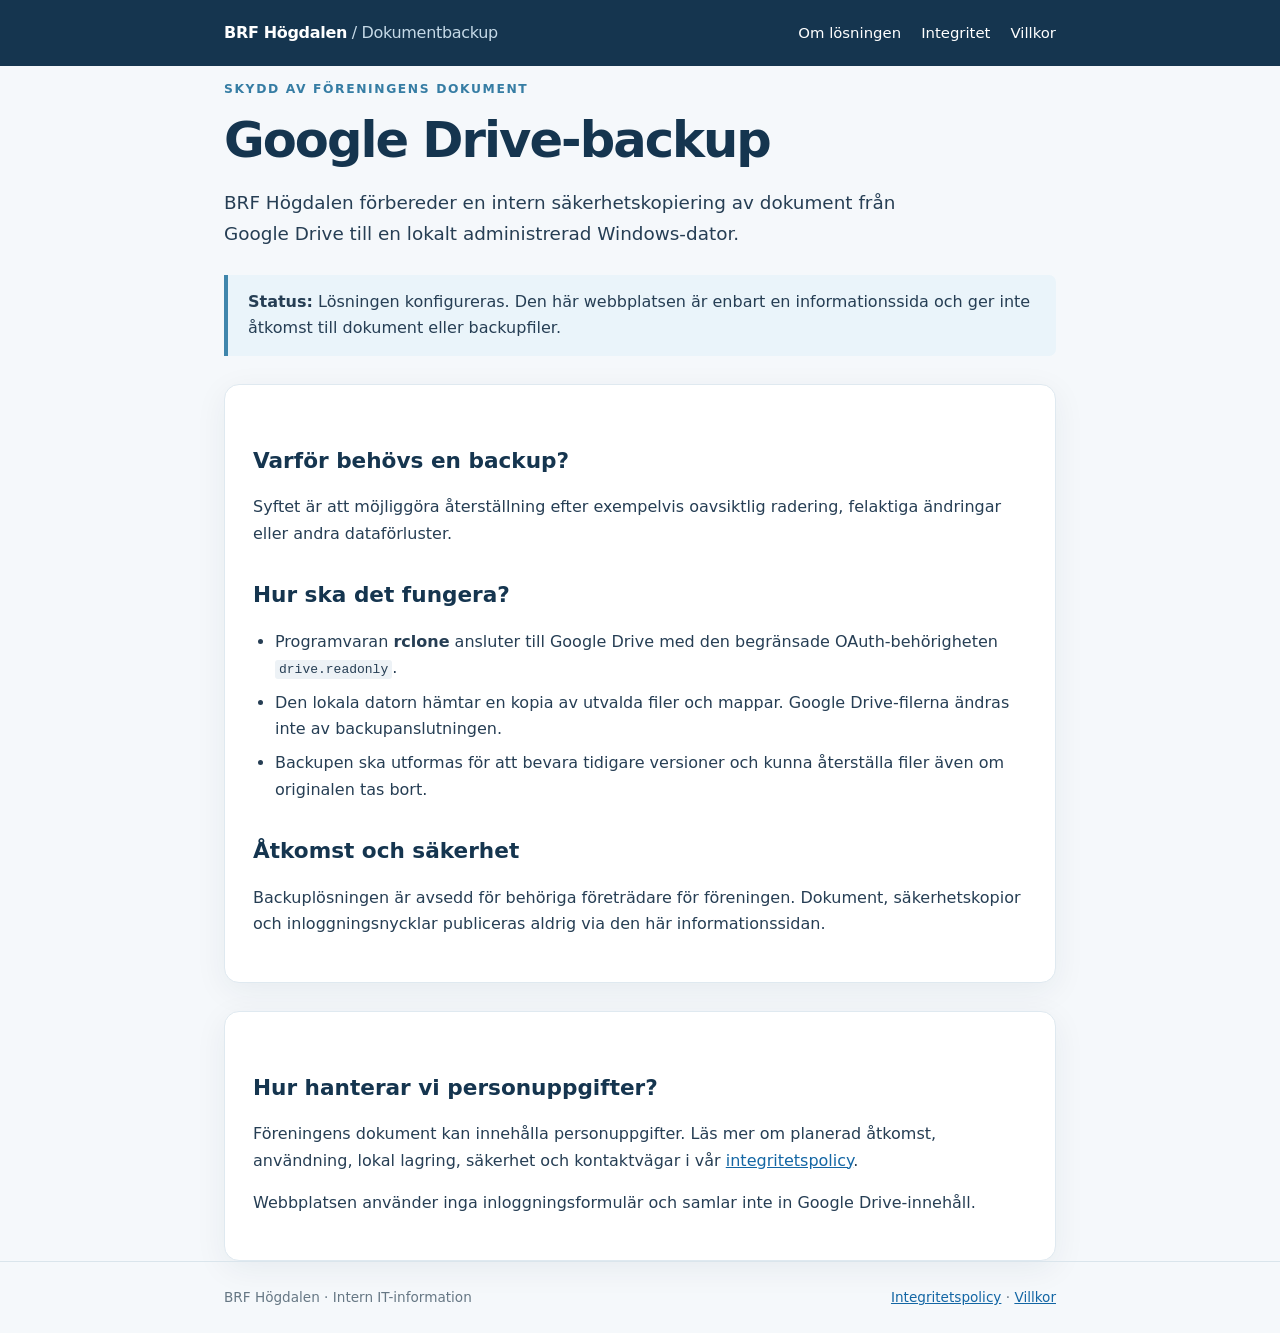
<file: index.html>
<!doctype html><html lang="sv"><head><meta charset="utf-8"><meta name="viewport" content="width=device-width,initial-scale=1"><meta name="theme-color" content="#16354e"><meta name="description" content="Information om BRF Högdalens planerade interna säkerhetskopiering från Google Drive till lokal disk."><title>Google Drive-backup – BRF Högdalen</title><link rel="stylesheet" href="style.css"></head><body><header><div class="wrap bar"><a class="brand" href="./">BRF Högdalen<span> / Dokumentbackup</span></a><nav aria-label="Huvudmeny"><a href="./">Om lösningen</a><a href="privacy.html">Integritet</a><a href="terms.html">Villkor</a></nav></div></header><main class="wrap">
<p class="eyebrow">Skydd av föreningens dokument</p><h1>Google Drive-backup</h1>
<p class="lead">BRF Högdalen förbereder en intern säkerhetskopiering av dokument från Google Drive till en lokalt administrerad Windows-dator.</p>
<div class="note"><strong>Status:</strong> Lösningen konfigureras. Den här webbplatsen är enbart en informationssida och ger inte åtkomst till dokument eller backupfiler.</div>
<section class="card"><h2>Varför behövs en backup?</h2>
<p>Syftet är att möjliggöra återställning efter exempelvis oavsiktlig radering, felaktiga ändringar eller andra dataförluster.</p>
<h2>Hur ska det fungera?</h2>
<ul>
<li>Programvaran <strong>rclone</strong> ansluter till Google Drive med den begränsade OAuth-behörigheten <code>drive.readonly</code>.</li>
<li>Den lokala datorn hämtar en kopia av utvalda filer och mappar. Google Drive-filerna ändras inte av backupanslutningen.</li>
<li>Backupen ska utformas för att bevara tidigare versioner och kunna återställa filer även om originalen tas bort.</li>
</ul>
<h2>Åtkomst och säkerhet</h2>
<p>Backuplösningen är avsedd för behöriga företrädare för föreningen. Dokument, säkerhetskopior och inloggningsnycklar publiceras aldrig via den här informationssidan.</p></section>
<section class="card"><h2>Hur hanterar vi personuppgifter?</h2>
<p>Föreningens dokument kan innehålla personuppgifter. Läs mer om planerad åtkomst, användning, lokal lagring, säkerhet och kontaktvägar i vår <a href="privacy.html">integritetspolicy</a>.</p>
<p>Webbplatsen använder inga inloggningsformulär och samlar inte in Google Drive-innehåll.</p></section>
</main><footer><div class="wrap"><span>BRF Högdalen · Intern IT-information</span><span><a href="privacy.html">Integritetspolicy</a> · <a href="terms.html">Villkor</a></span></div></footer></body></html>
</file>
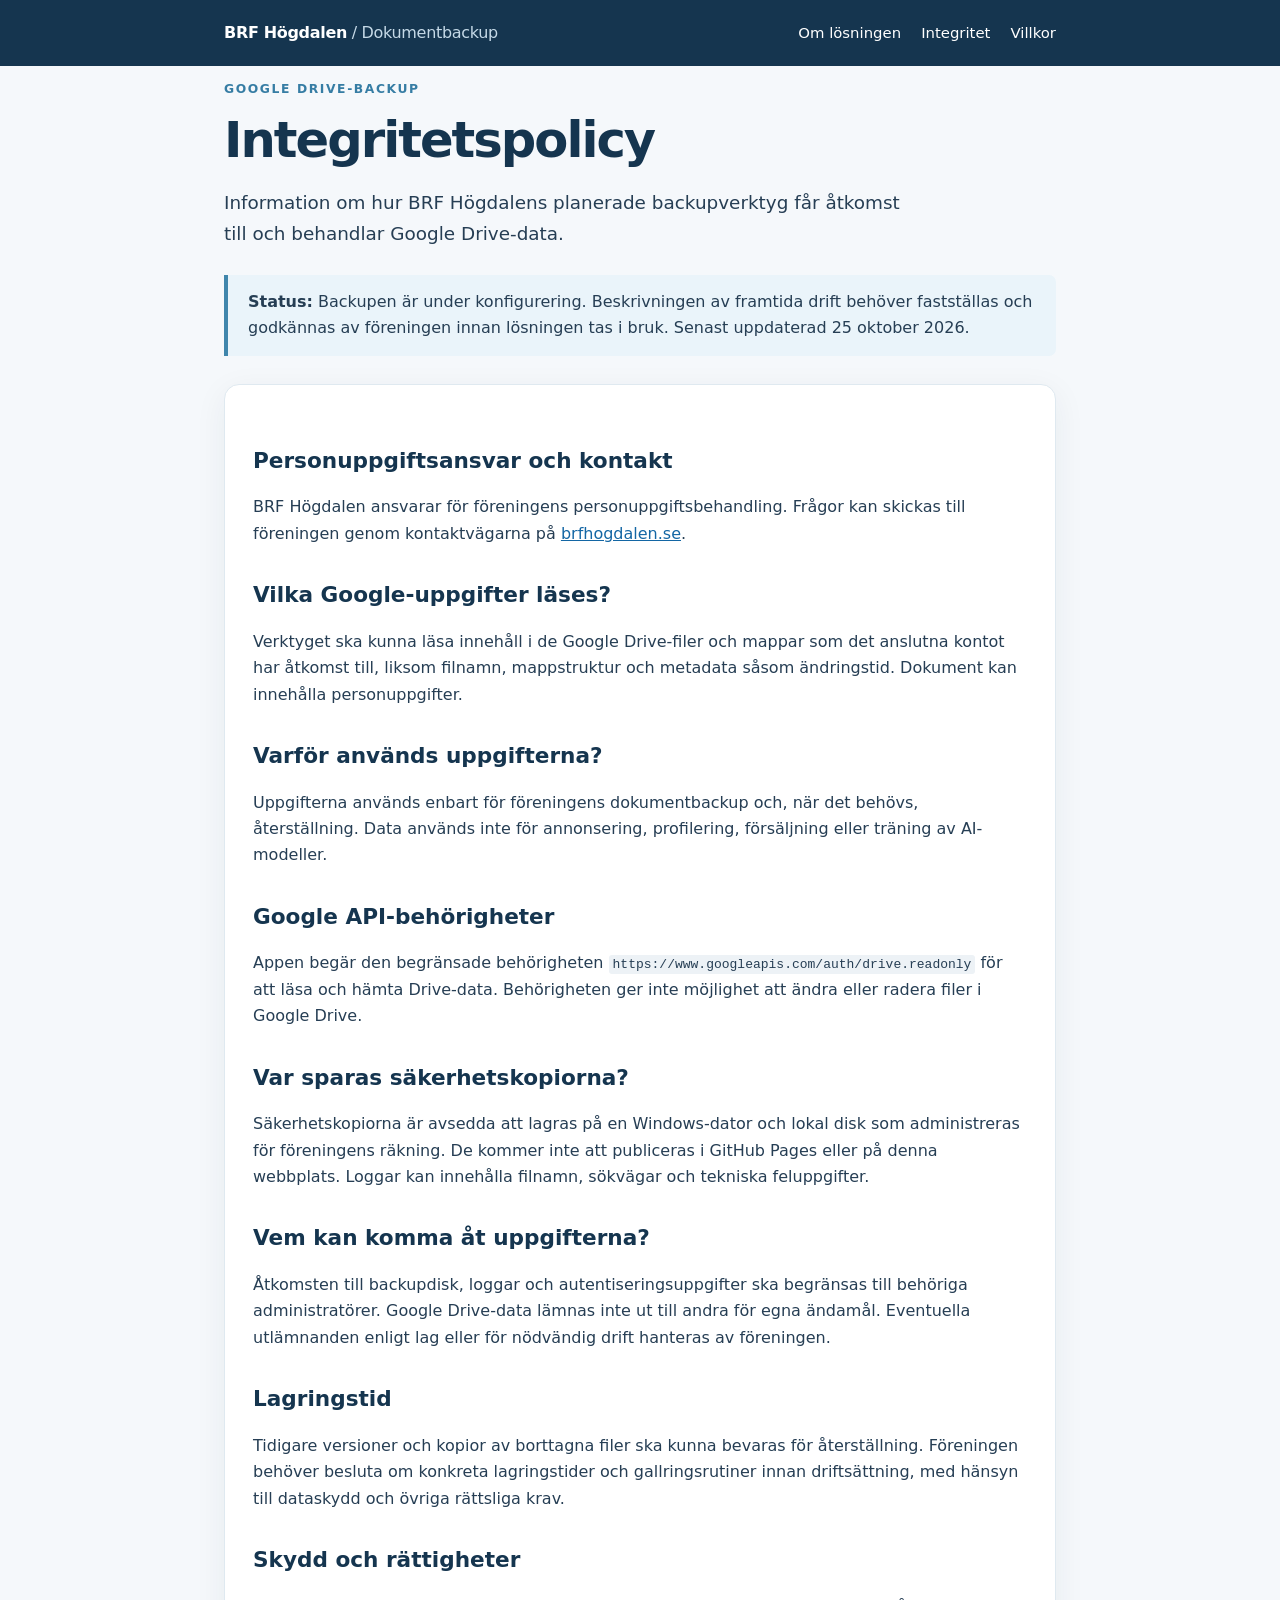
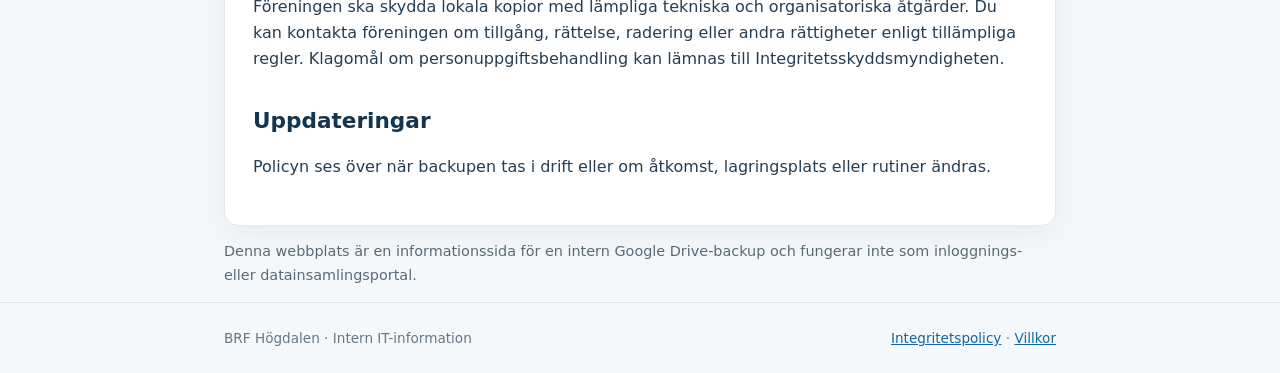
<file: privacy.html>
<!doctype html><html lang="sv"><head><meta charset="utf-8"><meta name="viewport" content="width=device-width,initial-scale=1"><meta name="theme-color" content="#16354e"><meta name="description" content="Integritetspolicy för BRF Högdalens interna Google Drive-backup."><title>Integritetspolicy – BRF Högdalen</title><link rel="stylesheet" href="style.css"></head><body><header><div class="wrap bar"><a class="brand" href="./">BRF Högdalen<span> / Dokumentbackup</span></a><nav aria-label="Huvudmeny"><a href="./">Om lösningen</a><a href="privacy.html">Integritet</a><a href="terms.html">Villkor</a></nav></div></header><main class="wrap">
<p class="eyebrow">Google Drive-backup</p><h1>Integritetspolicy</h1>
<p class="lead">Information om hur BRF Högdalens planerade backupverktyg får åtkomst till och behandlar Google Drive-data.</p>
<p class="note"><strong>Status:</strong> Backupen är under konfigurering. Beskrivningen av framtida drift behöver fastställas och godkännas av föreningen innan lösningen tas i bruk. Senast uppdaterad 25 oktober 2026.</p>
<section class="card">
<h2>Personuppgiftsansvar och kontakt</h2><p>BRF Högdalen ansvarar för föreningens personuppgiftsbehandling. Frågor kan skickas till föreningen genom kontaktvägarna på <a href="https://www.brfhogdalen.se/">brfhogdalen.se</a>.</p>
<h2>Vilka Google-uppgifter läses?</h2><p>Verktyget ska kunna läsa innehåll i de Google Drive-filer och mappar som det anslutna kontot har åtkomst till, liksom filnamn, mappstruktur och metadata såsom ändringstid. Dokument kan innehålla personuppgifter.</p>
<h2>Varför används uppgifterna?</h2><p>Uppgifterna används enbart för föreningens dokumentbackup och, när det behövs, återställning. Data används inte för annonsering, profilering, försäljning eller träning av AI-modeller.</p>
<h2>Google API-behörigheter</h2><p>Appen begär den begränsade behörigheten <code>https://www.googleapis.com/auth/drive.readonly</code> för att läsa och hämta Drive-data. Behörigheten ger inte möjlighet att ändra eller radera filer i Google Drive.</p>
<h2>Var sparas säkerhetskopiorna?</h2><p>Säkerhetskopiorna är avsedda att lagras på en Windows-dator och lokal disk som administreras för föreningens räkning. De kommer inte att publiceras i GitHub Pages eller på denna webbplats. Loggar kan innehålla filnamn, sökvägar och tekniska feluppgifter.</p>
<h2>Vem kan komma åt uppgifterna?</h2><p>Åtkomsten till backupdisk, loggar och autentiseringsuppgifter ska begränsas till behöriga administratörer. Google Drive-data lämnas inte ut till andra för egna ändamål. Eventuella utlämnanden enligt lag eller för nödvändig drift hanteras av föreningen.</p>
<h2>Lagringstid</h2><p>Tidigare versioner och kopior av borttagna filer ska kunna bevaras för återställning. Föreningen behöver besluta om konkreta lagringstider och gallringsrutiner innan driftsättning, med hänsyn till dataskydd och övriga rättsliga krav.</p>
<h2>Skydd och rättigheter</h2><p>Föreningen ska skydda lokala kopior med lämpliga tekniska och organisatoriska åtgärder. Du kan kontakta föreningen om tillgång, rättelse, radering eller andra rättigheter enligt tillämpliga regler. Klagomål om personuppgiftsbehandling kan lämnas till Integritetsskyddsmyndigheten.</p>
<h2>Uppdateringar</h2><p>Policyn ses över när backupen tas i drift eller om åtkomst, lagringsplats eller rutiner ändras.</p></section>
<p class="small">Denna webbplats är en informationssida för en intern Google Drive-backup och fungerar inte som inloggnings- eller datainsamlingsportal.</p>
</main><footer><div class="wrap"><span>BRF Högdalen · Intern IT-information</span><span><a href="privacy.html">Integritetspolicy</a> · <a href="terms.html">Villkor</a></span></div></footer></body></html>
</file>
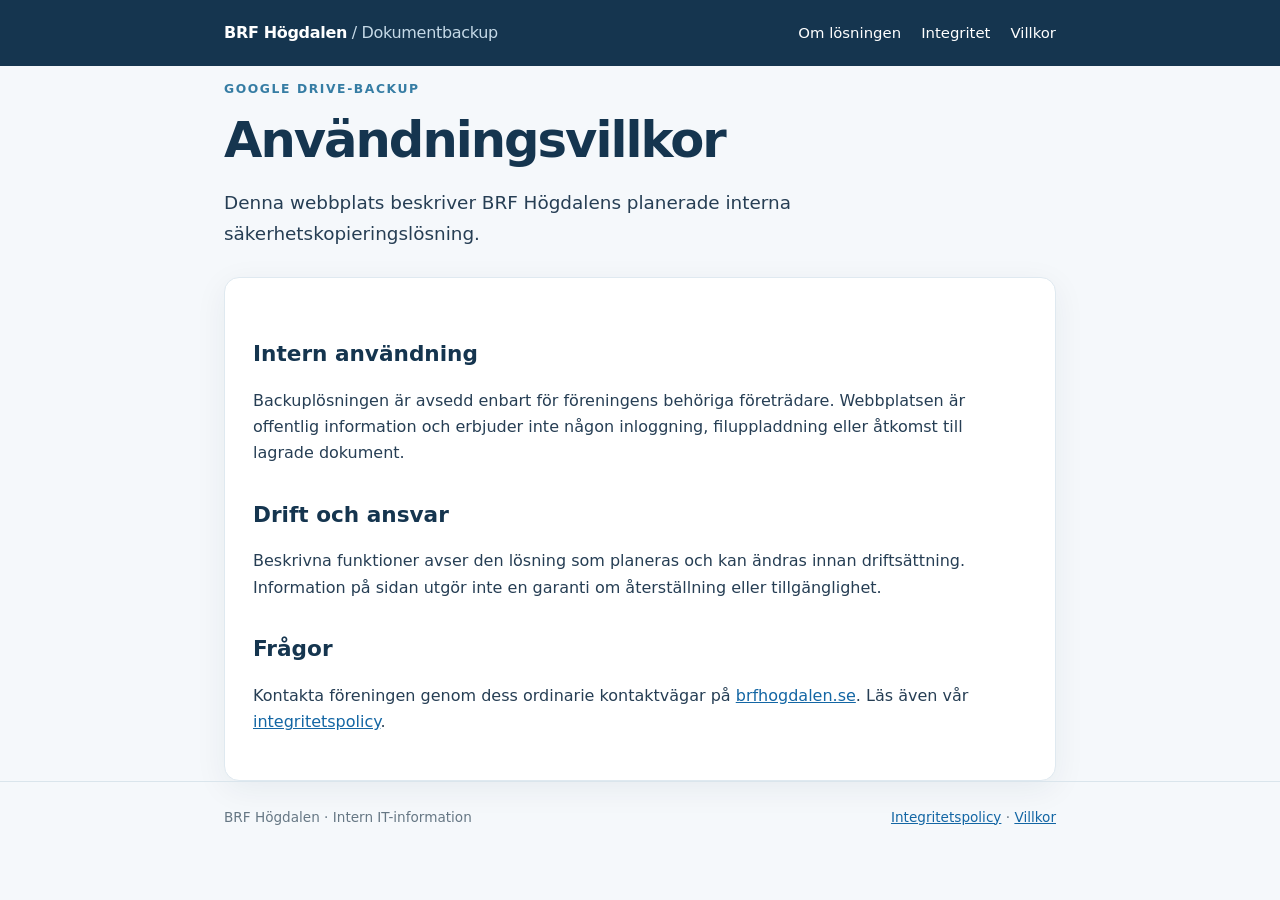
<file: terms.html>
<!doctype html><html lang="sv"><head><meta charset="utf-8"><meta name="viewport" content="width=device-width,initial-scale=1"><meta name="theme-color" content="#16354e"><meta name="description" content="Användningsvillkor för BRF Högdalens interna backupinformation."><title>Användningsvillkor – BRF Högdalen</title><link rel="stylesheet" href="style.css"></head><body><header><div class="wrap bar"><a class="brand" href="./">BRF Högdalen<span> / Dokumentbackup</span></a><nav aria-label="Huvudmeny"><a href="./">Om lösningen</a><a href="privacy.html">Integritet</a><a href="terms.html">Villkor</a></nav></div></header><main class="wrap">
<p class="eyebrow">Google Drive-backup</p><h1>Användningsvillkor</h1>
<p class="lead">Denna webbplats beskriver BRF Högdalens planerade interna säkerhetskopieringslösning.</p>
<section class="card"><h2>Intern användning</h2><p>Backuplösningen är avsedd enbart för föreningens behöriga företrädare. Webbplatsen är offentlig information och erbjuder inte någon inloggning, filuppladdning eller åtkomst till lagrade dokument.</p>
<h2>Drift och ansvar</h2><p>Beskrivna funktioner avser den lösning som planeras och kan ändras innan driftsättning. Information på sidan utgör inte en garanti om återställning eller tillgänglighet.</p>
<h2>Frågor</h2><p>Kontakta föreningen genom dess ordinarie kontaktvägar på <a href="https://www.brfhogdalen.se/">brfhogdalen.se</a>. Läs även vår <a href="privacy.html">integritetspolicy</a>.</p></section></main><footer><div class="wrap"><span>BRF Högdalen · Intern IT-information</span><span><a href="privacy.html">Integritetspolicy</a> · <a href="terms.html">Villkor</a></span></div></footer></body></html>
</file>
<file: style.css>
:root{font-family:system-ui,-apple-system,"Segoe UI",sans-serif;line-height:1.65;color:#263e54;background:#f5f8fb}*{box-sizing:border-box}body{margin:0}a{color:#1366a4}a:hover{text-decoration:underline}.wrap{max-width:880px;margin:auto;padding:0 24px}header{background:#15354f;color:white}.bar{display:flex;align-items:center;justify-content:space-between;gap:12px;flex-wrap:wrap;padding-top:20px;padding-bottom:20px}header a{color:white;text-decoration:none}.brand{font-weight:750;letter-spacing:-.02em}.brand span{font-weight:400;color:#c5d9e7}nav{display:flex;flex-wrap:wrap;gap:20px;font-size:.93rem}main{padding-top:58px;padding-bottom:70px}.eyebrow{text-transform:uppercase;letter-spacing:.13em;color:#367da4;font-size:.77rem;font-weight:750}h1{font-size:clamp(2.1rem,5vw,3.1rem);letter-spacing:-.04em;line-height:1.18;color:#15354f;margin:10px 0 18px}h2{color:#15354f;font-size:1.35rem;margin:30px 0 10px}h3{color:#15354f;margin:18px 0 8px}.lead{font-size:1.15rem;max-width:690px}.card{background:#fff;border:1px solid #dfe9f0;border-radius:15px;box-shadow:0 8px 32px #142f4710;padding:28px;margin-top:28px}.small{font-size:.9rem;color:#596a77}.note{background:#eaf4fa;border-left:4px solid #4086ac;border-radius:0 7px 7px 0;padding:14px 20px;margin:26px 0}ul{padding-left:22px}li{margin:8px 0}footer{border-top:1px solid #dae5ec;padding:24px 0;color:#667784;font-size:.85rem}footer .wrap{display:flex;gap:18px;justify-content:space-between;flex-wrap:wrap}code{background:#edf2f6;padding:2px 4px;border-radius:3px;overflow-wrap:anywhere}@media(max-width:600px){main{padding-top:35px;padding-bottom:45px}.card{padding:20px}.brand{font-size:.98rem}.brand span{display:block}nav{gap:14px}}
</file>
